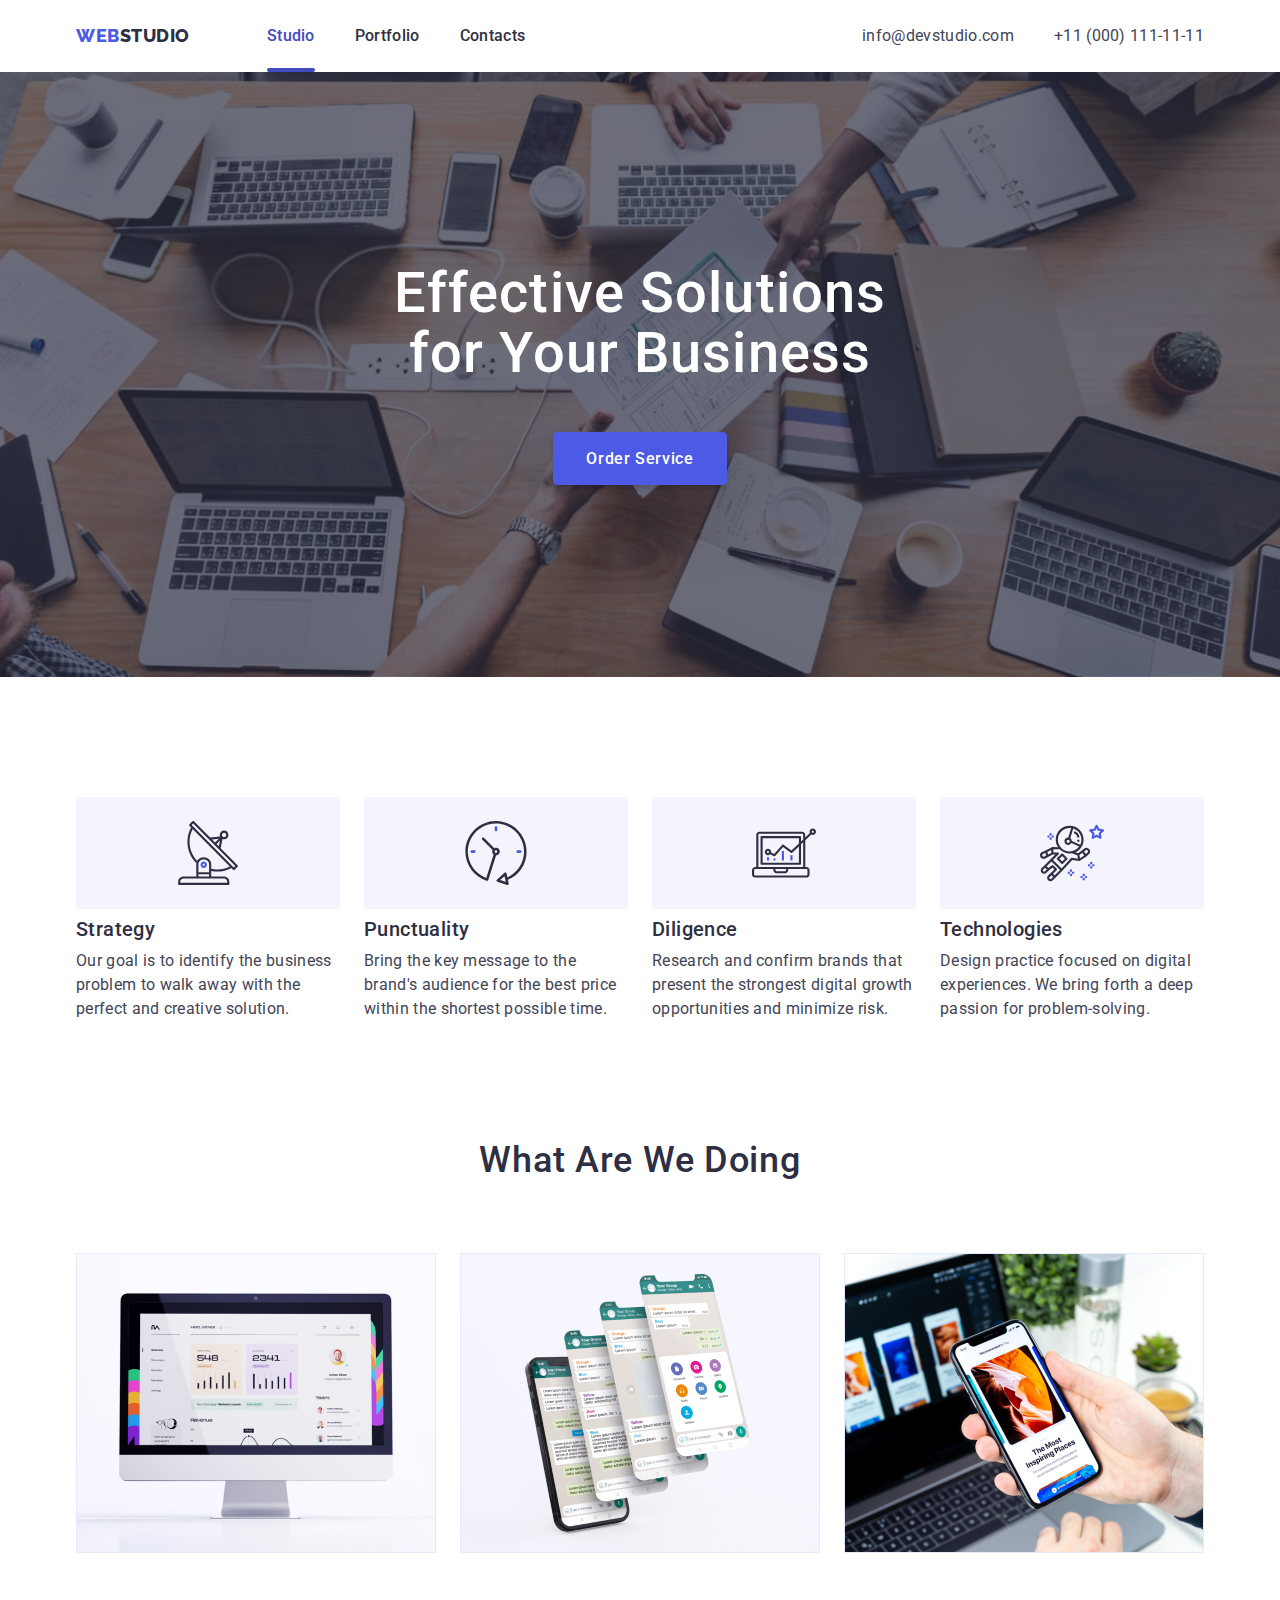
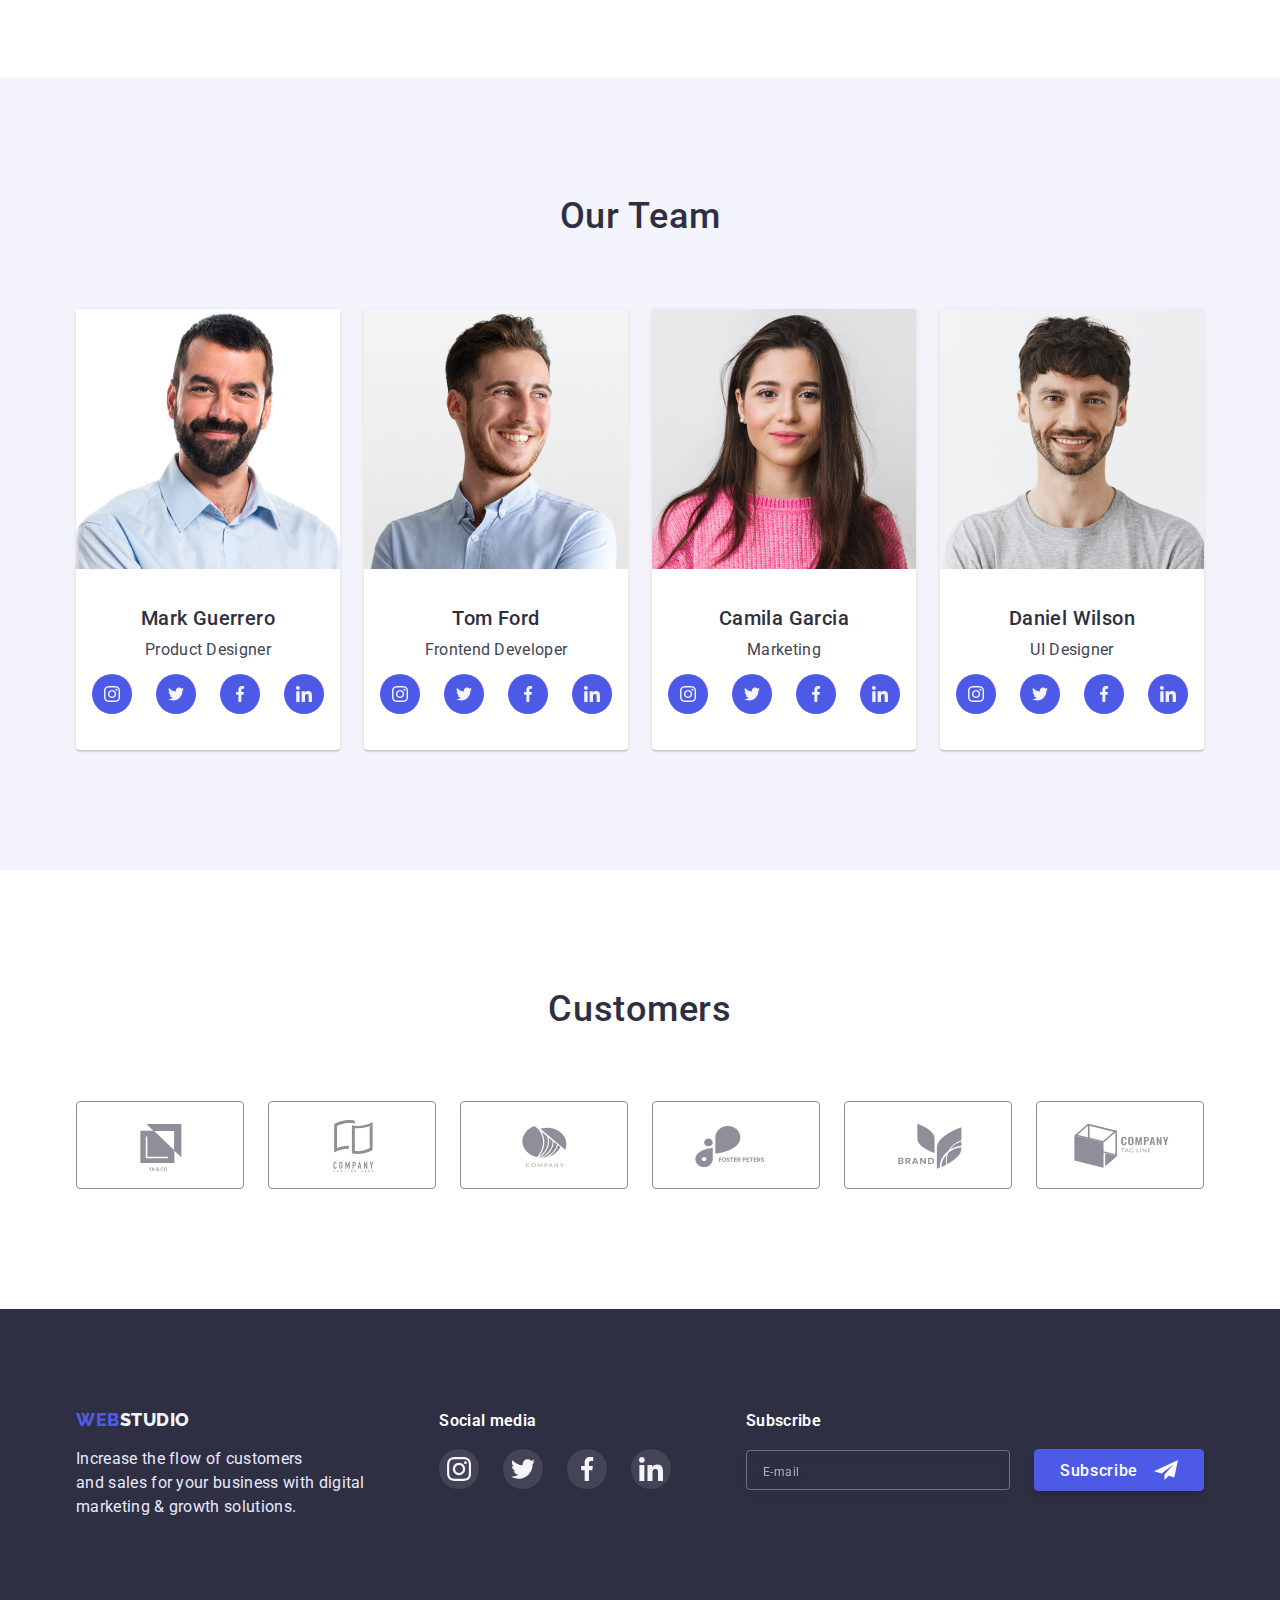
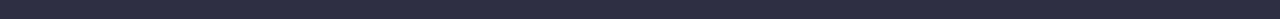
<file: index.html>
<!DOCTYPE html>
<html lang="en">
  <head>
    <meta charset="UTF-8" />
    <meta http-equiv="X-UA-Compatible" content="IE=edge" />
    <meta name="viewport" content="width=device-width, initial-scale=1.0" />
    <title>Document</title>
    <link rel="preconnect" href="https://fonts.googleapis.com" />
    <link rel="preconnect" href="https://fonts.gstatic.com" crossorigin />
    <link
      href="https://fonts.googleapis.com/css2?family=Raleway:wght@800&family=Roboto:wght@400;500&display=swap"
      rel="stylesheet"
    />
    <link
      rel="stylesheet"
      href="https://cdnjs.cloudflare.com/ajax/libs/modern-normalize/1.1.0/modern-normalize.min.css"
    />
    <link rel="stylesheet" href="./css/style.css" />
  </head>
  <body>
    <header>
      <div class="container main-nav">
        <a class="logo" href="/"><span>WEB</span>STUDIO</a>
        <nav>
          <ul class="site-nav list">
            <li class="item"><a href="" class="active link">Studio</a></li>
            <li class="item">
              <a href="./portfolio.html" class="link">Portfolio</a>
            </li>
            <li class="item"><a href="" class="link">Contacts</a></li>
          </ul>
        </nav>
        <ul class="contacts-list list">
          <li class="contacts-item">
            <a class="contacts-link" href="mailto:info@devstudio.com"
              >info@devstudio.com</a
            >
          </li>
          <li class="contacts-item">
            <a class="contacts-link" href="tel:+110001111111"
              >+11 (000) 111-11-11</a
            >
          </li>
        </ul>
      </div>
    </header>
    <main>
      <section class="hero">
        <div class="container">
          <h1 class="hero-title">
            Effective Solutions <br />
            for Your Business
          </h1>
          <button class="button" type="button" data-modal-open>
            Order Service
          </button>
        </div>
      </section>
      <section class="section no-padding">
        <div class="container">
          <h2 class="section-title visually-hidden">Features</h2>
          <ul class="feature-list list">
            <li class="item">
              <div class="icon-container">
                <svg class="feature-list-icon">
                  <use href="./img/sprite.svg#icon-antenna"></use>
                </svg>
              </div>
              <h3 class="title">Strategy</h3>
              <p class="text">
                Our goal is to identify the business problem to walk away with
                the perfect and creative solution.
              </p>
            </li>
            <li class="item">
              <div class="icon-container">
                <svg class="feature-list-icon">
                  <use href="./img/sprite.svg#icon-clock"></use>
                </svg>
              </div>
              <h3 class="title">Punctuality</h3>
              <p class="text">
                Bring the key message to the brand's audience for the best price
                within the shortest possible time.
              </p>
            </li>
            <li class="item">
              <div class="icon-container">
                <svg class="feature-list-icon">
                  <use href="./img/sprite.svg#icon-diagram"></use>
                </svg>
              </div>
              <h3 class="title">Diligence</h3>
              <p class="text">
                Research and confirm brands that present the strongest digital
                growth opportunities and minimize risk.
              </p>
            </li>
            <li class="item">
              <div class="icon-container">
                <svg class="feature-list-icon">
                  <use href="./img/sprite.svg#icon-astronaut"></use>
                </svg>
              </div>
              <h3 class="title">Technologies</h3>
              <p class="text">
                Design practice focused on digital experiences. We bring forth a
                deep passion for problem-solving.
              </p>
            </li>
          </ul>
        </div>
      </section>
      <section class="section">
        <div class="container">
          <h2 class="section-title">What are we doing</h2>
          <ul class="examples-list list">
            <li class="item">
              <a href="">
                <img
                  src="./img/computer.jpg"
                  alt="computer"
                  width="360"
                  height="300"
                />
              </a>
            </li>
            <li class="item">
              <a href="">
                <img
                  src="./img/screenshot.jpg"
                  alt="screenshot"
                  width="360"
                  height="300"
                />
              </a>
            </li>
            <li class="item">
              <a href="">
                <img
                  src="./img/phone.jpg"
                  alt="phone"
                  width="360"
                  height="300"
                />
              </a>
            </li>
          </ul>
        </div>
      </section>
      <section class="section team">
        <div class="container">
          <h2 class="section-title">Our Team</h2>
          <ul class="team-list list">
            <li class="item">
              <a href="">
                <img
                  src="./img/mark_guerrero.jpg"
                  alt="fotomark"
                  width="264"
                  height="260"
                />
              </a>
              <div class="team-card-container">
                <h3 class="title">Mark Guerrero</h3>
                <p class="employees-position text">Product Designer</p>
                <ul class="social-list list">
                  <li class="social-list-item">
                    <a href="" class="social-list-link">
                      <svg class="social-list-icon" width="16" height="16">
                        <use href="./img/sprite.svg#icon-instagram"></use>
                      </svg>
                    </a>
                  </li>
                  <li class="social-list-item">
                    <a href="" class="social-list-link">
                      <svg class="social-list-icon" width="16" height="16">
                        <use href="./img/sprite.svg#icon-twitter"></use>
                      </svg>
                    </a>
                  </li>
                  <li class="social-list-item">
                    <a href="" class="social-list-link">
                      <svg class="social-list-icon" width="16" height="16">
                        <use href="./img/sprite.svg#icon-facebook"></use>
                      </svg>
                    </a>
                  </li>
                  <li class="social-list-item">
                    <a href="" class="social-list-link">
                      <svg class="social-list-icon" width="16" height="16">
                        <use href="./img/sprite.svg#icon-linkedin"></use>
                      </svg>
                    </a>
                  </li>
                </ul>
              </div>
            </li>
            <li class="item">
              <a href="">
                <img
                  src="./img/tom_ford.jpg"
                  alt="fototom"
                  width="264"
                  height="260"
                />
              </a>
              <div class="team-card-container">
                <h3 class="title">Tom Ford</h3>
                <p class="employees-position text">Frontend Developer</p>
                <ul class="social-list list">
                  <li class="social-list-item">
                    <a href="" class="social-list-link">
                      <svg class="social-list-icon" width="16" height="16">
                        <use href="./img/sprite.svg#icon-instagram"></use>
                      </svg>
                    </a>
                  </li>
                  <li class="social-list-item">
                    <a href="" class="social-list-link">
                      <svg class="social-list-icon" width="16" height="16">
                        <use href="./img/sprite.svg#icon-twitter"></use>
                      </svg>
                    </a>
                  </li>
                  <li class="social-list-item">
                    <a href="" class="social-list-link">
                      <svg class="social-list-icon" width="16" height="16">
                        <use href="./img/sprite.svg#icon-facebook"></use>
                      </svg>
                    </a>
                  </li>
                  <li class="social-list-item">
                    <a href="" class="social-list-link">
                      <svg class="social-list-icon" width="16" height="16">
                        <use href="./img/sprite.svg#icon-linkedin"></use>
                      </svg>
                    </a>
                  </li>
                </ul>
              </div>
            </li>
            <li class="item">
              <a href="">
                <img
                  src="./img/camila_garcia.jpg"
                  alt="fotocamila"
                  width="264"
                  height="260"
                />
              </a>
              <div class="team-card-container">
                <h3 class="title">Camila Garcia</h3>
                <p class="employees-position text">Marketing</p>
                <ul class="social-list list">
                  <li class="social-list-item">
                    <a href="" class="social-list-link">
                      <svg class="social-list-icon" width="16" height="16">
                        <use href="./img/sprite.svg#icon-instagram"></use>
                      </svg>
                    </a>
                  </li>
                  <li class="social-list-item">
                    <a href="" class="social-list-link">
                      <svg class="social-list-icon" width="16" height="16">
                        <use href="./img/sprite.svg#icon-twitter"></use>
                      </svg>
                    </a>
                  </li>
                  <li class="social-list-item">
                    <a href="" class="social-list-link">
                      <svg class="social-list-icon" width="16" height="16">
                        <use href="./img/sprite.svg#icon-facebook"></use>
                      </svg>
                    </a>
                  </li>
                  <li class="social-list-item">
                    <a href="" class="social-list-link">
                      <svg class="social-list-icon" width="16" height="16">
                        <use href="./img/sprite.svg#icon-linkedin"></use>
                      </svg>
                    </a>
                  </li>
                </ul>
              </div>
            </li>
            <li class="item">
              <a href="">
                <img
                  src="./img/daniel_wilson.jpg"
                  alt="fotodaniel"
                  width="264"
                  height="260"
                />
              </a>
              <div class="team-card-container">
                <h3 class="title">Daniel Wilson</h3>
                <p class="employees-position text">UI Designer</p>
                <ul class="social-list list">
                  <li class="social-list-item">
                    <a href="" class="social-list-link">
                      <svg class="social-list-icon" width="16" height="16">
                        <use href="./img/sprite.svg#icon-instagram"></use>
                      </svg>
                    </a>
                  </li>
                  <li class="social-list-item">
                    <a href="" class="social-list-link">
                      <svg class="social-list-icon" width="16" height="16">
                        <use href="./img/sprite.svg#icon-twitter"></use>
                      </svg>
                    </a>
                  </li>
                  <li class="social-list-item">
                    <a href="" class="social-list-link">
                      <svg class="social-list-icon" width="16" height="16">
                        <use href="./img/sprite.svg#icon-facebook"></use>
                      </svg>
                    </a>
                  </li>
                  <li class="social-list-item">
                    <a href="" class="social-list-link">
                      <svg class="social-list-icon" width="16" height="16">
                        <use href="./img/sprite.svg#icon-linkedin"></use>
                      </svg>
                    </a>
                  </li>
                </ul>
              </div>
            </li>
          </ul>
        </div>
      </section>
      <section class="section">
        <div class="container">
          <h2 class="section-title">Customers</h2>
          <ul class="customers-list list">
            <li class="customers-list-item">
              <a href="" class="customers-list-link">
                <svg class="customers-list-icon" width="104" height="56">
                  <use href="./img/sprite.svg#icon-customer1"></use>
                </svg>
              </a>
            </li>
            <li class="customers-list-item">
              <a href="" class="customers-list-link">
                <svg class="customers-list-icon" width="104" height="56">
                  <use href="./img/sprite.svg#icon-customer2"></use>
                </svg>
              </a>
            </li>
            <li class="customers-list-item">
              <a href="" class="customers-list-link">
                <svg class="customers-list-icon" width="104" height="56">
                  <use href="./img/sprite.svg#icon-customer3"></use>
                </svg>
              </a>
            </li>
            <li class="customers-list-item">
              <a href="" class="customers-list-link">
                <svg class="customers-list-icon" width="104" height="56">
                  <use href="./img/sprite.svg#icon-customer4"></use>
                </svg>
              </a>
            </li>
            <li class="customers-list-item">
              <a href="" class="customers-list-link">
                <svg class="customers-list-icon" width="104" height="56">
                  <use href="./img/sprite.svg#icon-customer5"></use>
                </svg>
              </a>
            </li>
            <li class="customers-list-item">
              <a href="" class="customers-list-link">
                <svg class="customers-list-icon" width="104" height="56">
                  <use href="./img/sprite.svg#icon-customer6"></use>
                </svg>
              </a>
            </li>
          </ul>
        </div>
      </section>
    </main>
    <footer class="footer">
      <div class="container">
        <div class="main-footer-info">
          <a class="logo" href="/"><span>WEB</span>STUDIO</a>
          <p class="text">
            Increase the flow of customers <br />
            and sales for your business with digital <br />
            marketing & growth solutions.
          </p>
        </div>
        <div class="social-media">
          <p class="text">Social media</p>
          <ul class="social-list list">
            <li class="social-list-item">
              <a href="" class="social-list-link">
                <svg class="social-list-icon" width="24" height="24">
                  <use href="./img/sprite.svg#icon-instagram"></use>
                </svg>
              </a>
            </li>
            <li class="social-list-item">
              <a href="" class="social-list-link">
                <svg class="social-list-icon" width="24" height="24">
                  <use href="./img/sprite.svg#icon-twitter"></use>
                </svg>
              </a>
            </li>
            <li class="social-list-item">
              <a href="" class="social-list-link">
                <svg class="social-list-icon" width="24" height="24">
                  <use href="./img/sprite.svg#icon-facebook"></use>
                </svg>
              </a>
            </li>
            <li class="social-list-item">
              <a href="" class="social-list-link">
                <svg class="social-list-icon" width="24" height="24">
                  <use href="./img/sprite.svg#icon-linkedin"></use>
                </svg>
              </a>
            </li>
          </ul>
        </div>
        <div class="subscribe-form">
          <p class="text">Subscribe</p>
          <form class="subscription-form">
            <label class="subscription-form-label">
              <input
                class="subscription-form-input"
                type="email"
                name="email"
                placeholder="E-mail"
              />
            </label>
            <button class="button" type="submit">
              Subscribe
              <svg class="send-icon" width="24" height="24">
                <use href="./img/sprite.svg#icon-send"></use>
              </svg>
            </button>
          </form>
        </div>
      </div>
    </footer>

    <!-- Modal -->
    <div class="backdrop is-hidden" data-modal>
      <div class="modal">
        <button class="modal-btn" data-modal-close>
          <svg class="modal-icon" width="8" height="8">
            <use href="./img/sprite.svg#icon-close"></use>
          </svg>
        </button>
        <form class="registration-form" name="registration_form">
          <p class="modal-text text">
            Leave your contacts and we will call you back
          </p>
          <div class="registration-form-field">
            <label class="registration-form-label" for="name">Name</label>
            <input
              class="registration-form-input"
              type="text"
              name="name"
              id="name"
            />
            <svg class="registration-form-icon name" width="18" height="18">
              <use href="./img/sprite.svg#icon-name"></use>
            </svg>
          </div>
          <div class="registration-form-field">
            <label class="registration-form-label" for="tel">Phone</label>
            <input
              class="registration-form-input"
              type="tel"
              name="tel"
              id="tel"
            />
            <svg class="registration-form-icon" width="18" height="24">
              <use href="./img/sprite.svg#icon-phone"></use>
            </svg>
          </div>
          <div class="registration-form-field">
            <label class="registration-form-label" for="mail">Email</label>
            <input
              class="registration-form-input"
              type="email"
              name="mail"
              id="mail"
            />
            <svg class="registration-form-icon" width="18" height="24">
              <use href="./img/sprite.svg#icon-email"></use>
            </svg>
          </div>
          <div class="registration-form-field">
            <label class="registration-form-label" for="comment">Comment</label>
            <textarea
              class="comment"
              name="comment"
              id="comment"
              placeholder="Text input"
            ></textarea>
          </div>
          <div class="registration-form-checkbox">
            <input class="checkbox" type="checkbox" name="policy" id="policy" />
            <label class="registration-form-policy" for="policy"
              >I accept the terms and conditions of the
              <a class="policy-link" href="">Privacy Policy</a></label
            >
          </div>
          <button class="registration-form button" type="submit">Send</button>
        </form>
      </div>
    </div>

    <script src="./js/modal.js"></script>
  </body>
</html>
</file>
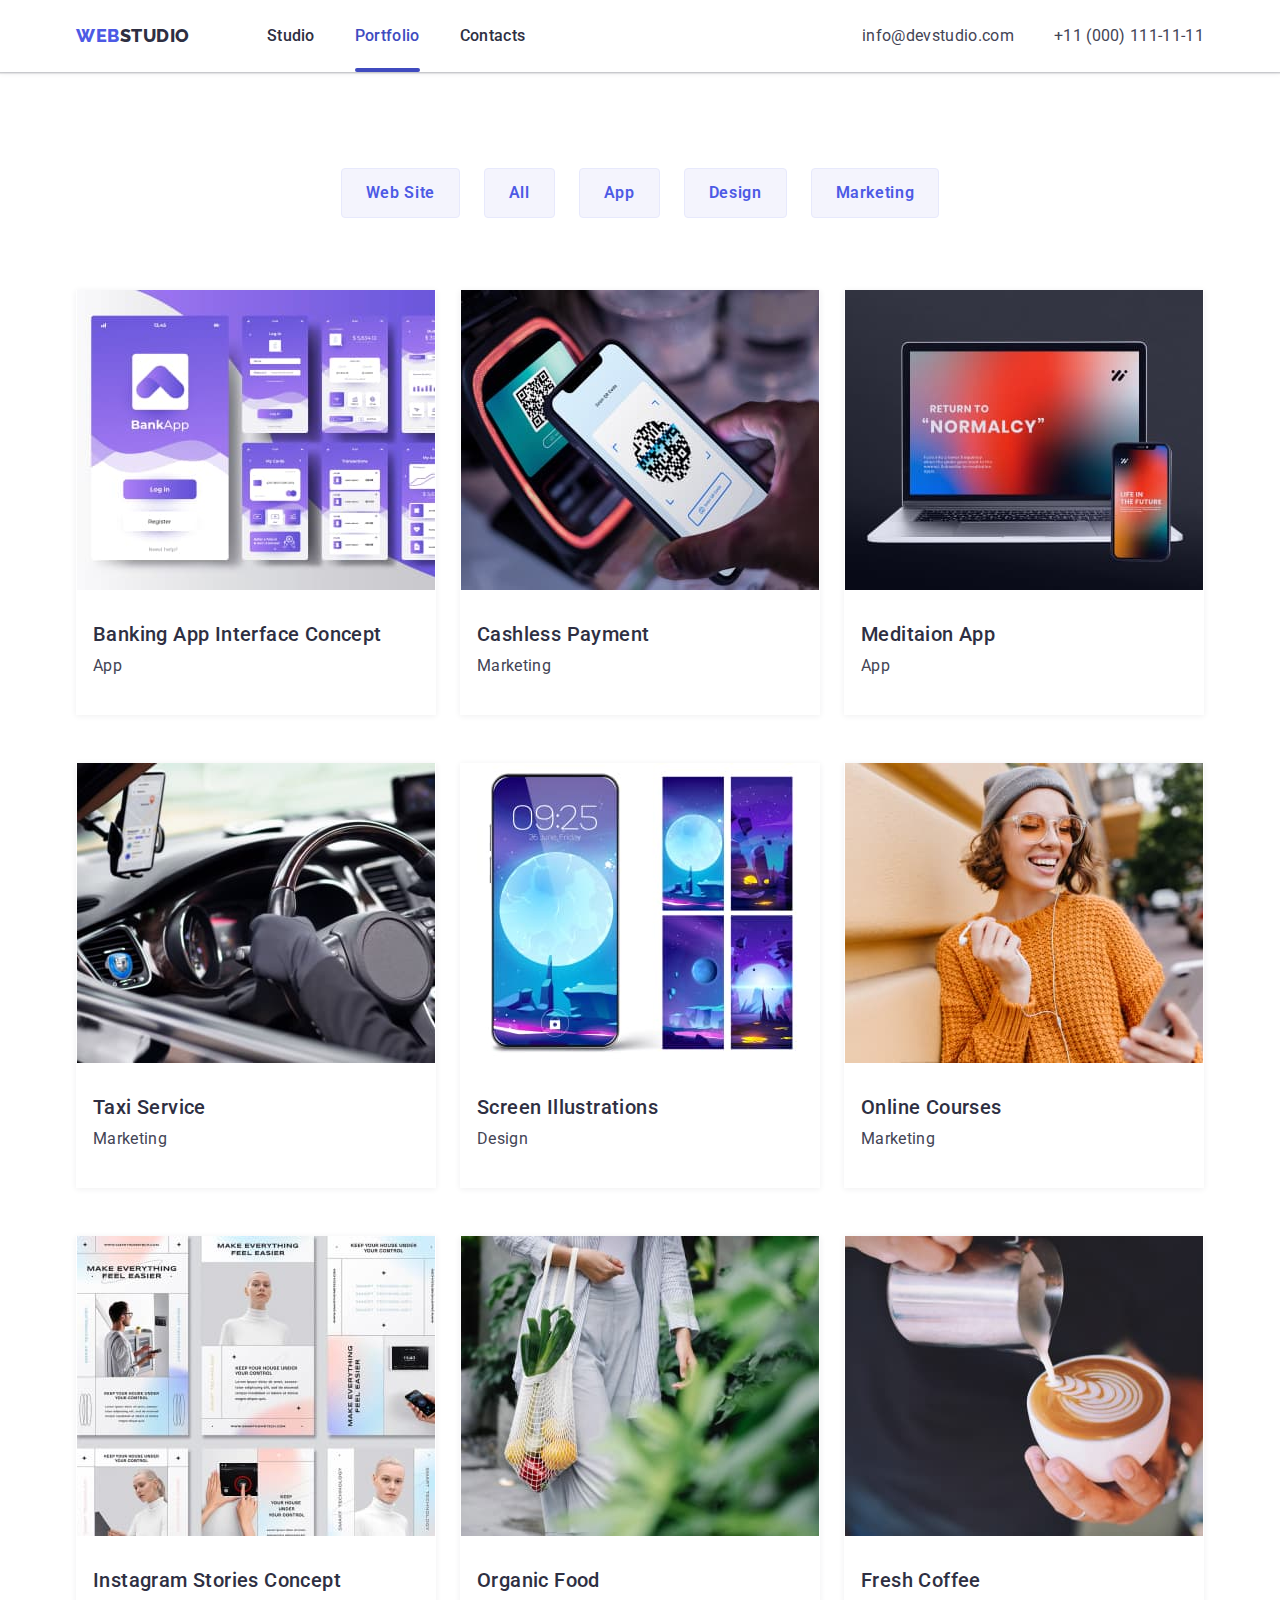
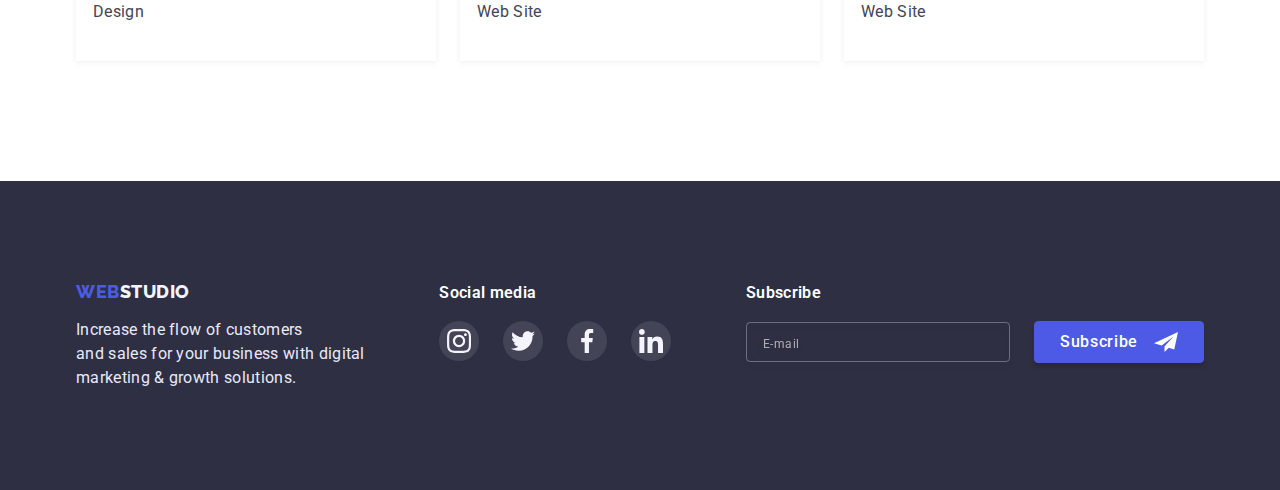
<file: portfolio.html>
<!DOCTYPE html>
<html lang="en">
  <head>
    <meta charset="UTF-8" />
    <meta http-equiv="X-UA-Compatible" content="IE=edge" />
    <meta name="viewport" content="width=device-width, initial-scale=1.0" />
    <title>Document</title>
    <link rel="preconnect" href="https://fonts.googleapis.com" />
    <link rel="preconnect" href="https://fonts.gstatic.com" crossorigin />
    <link
      href="https://fonts.googleapis.com/css2?family=Raleway:wght@800&family=Roboto:wght@400;500&display=swap"
      rel="stylesheet"
    />
    <link
      rel="stylesheet"
      href="https://cdnjs.cloudflare.com/ajax/libs/modern-normalize/1.1.0/modern-normalize.min.css"
    />
    <link rel="stylesheet" href="./css/style.css" />
  </head>
  <body>
    <header>
      <div class="container main-nav">
        <a class="logo" href="/"><span>WEB</span>STUDIO</a>
        <nav>
          <ul class="site-nav list">
            <li class="item"><a href="" class="link">Studio</a></li>
            <li class="item">
              <a href="./portfolio.html" class="active link">Portfolio</a>
            </li>
            <li class="item"><a href="" class="link">Contacts</a></li>
          </ul>
        </nav>
        <ul class="contacts-list list">
          <li class="contacts-item">
            <a class="contacts-link" href="mailto:info@devstudio.com"
              >info@devstudio.com</a
            >
          </li>
          <li class="contacts-item">
            <a class="contacts-link" href="tel:+110001111111"
              >+11 (000) 111-11-11</a
            >
          </li>
        </ul>
      </div>
    </header>
    <main>
      <section class="works">
        <div class="container">
          <ul class="button-list list">
            <li class="item">
              <button class="button-portfolio" type="button">Web Site</button>
            </li>
            <li class="item">
              <button class="button-portfolio" type="button">All</button>
            </li>
            <li class="item">
              <button class="button-portfolio" type="button">App</button>
            </li>
            <li class="item">
              <button class="button-portfolio" type="button">Design</button>
            </li>
            <li class="item">
              <button class="button-portfolio" type="button">Marketing</button>
            </li>
          </ul>
          <h2 class="section-title visually-hidden">Our Works</h2>
          <ul class="work-list list">
            <li class="work-item">
              <a class="work-link" href="">
                <div class="work-card-thumb">
                  <img
                    src="./img/banking_app.jpg"
                    alt="bankingapp"
                    width="360"
                    height="300"
                  />
                  <div class="work-card-actions">
                    <p class="extratext">
                      14 Stylish and User-Friendly App Design Concepts · Task
                      Manager App · Calorie Tracker App · Exotic Fruit Ecommerce
                      App · Cloud Storage App
                    </p>
                  </div>
                </div>
                <div class="work-card-container">
                  <h3 class="title">Banking App Interface Concept</h3>
                  <p class="text">App</p>
                </div>
              </a>
            </li>
            <li class="work-item">
              <a class="work-link" href="">
                <div class="work-card-thumb">
                  <img
                    src="./img/payment.jpg"
                    alt="payment"
                    width="360"
                    height="300"
                  />
                  <div class="work-card-actions">
                    <p class="extratext">
                      14 Stylish and User-Friendly App Design Concepts · Task
                      Manager App · Calorie Tracker App · Exotic Fruit Ecommerce
                      App · Cloud Storage App
                    </p>
                  </div>
                </div>
                <div class="work-card-container">
                  <h3 class="title">Cashless Payment</h3>
                  <p class="text">Marketing</p>
                </div>
              </a>
            </li>
            <li class="work-item">
              <a class="work-link" href="">
                <div class="work-card-thumb">
                  <img
                    src="./img/meditaion.jpg"
                    alt="computerscreen"
                    width="360"
                    height="300"
                  />
                  <div class="work-card-actions">
                    <p class="extratext">
                      14 Stylish and User-Friendly App Design Concepts · Task
                      Manager App · Calorie Tracker App · Exotic Fruit Ecommerce
                      App · Cloud Storage App
                    </p>
                  </div>
                </div>
                <div class="work-card-container">
                  <h3 class="title">Meditaion App</h3>
                  <p class="text">App</p>
                </div>
              </a>
            </li>
            <li class="work-item">
              <a class="work-link" href="">
                <div class="work-card-thumb">
                  <img
                    src="./img/taxi.jpg"
                    alt="taxi"
                    width="360"
                    height="300"
                  />
                  <div class="work-card-actions">
                    <p class="extratext">
                      14 Stylish and User-Friendly App Design Concepts · Task
                      Manager App · Calorie Tracker App · Exotic Fruit Ecommerce
                      App · Cloud Storage App
                    </p>
                  </div>
                </div>
                <div class="work-card-container">
                  <h3 class="title">Taxi Service</h3>
                  <p class="text">Marketing</p>
                </div>
              </a>
            </li>
            <li class="work-item">
              <a class="work-link" href="">
                <div class="work-card-thumb">
                  <img
                    src="./img/screen.jpg"
                    alt="screen"
                    width="360"
                    height="300"
                  />
                  <div class="work-card-actions">
                    <p class="extratext">
                      14 Stylish and User-Friendly App Design Concepts · Task
                      Manager App · Calorie Tracker App · Exotic Fruit Ecommerce
                      App · Cloud Storage App
                    </p>
                  </div>
                </div>
                <div class="work-card-container">
                  <h3 class="title">Screen Illustrations</h3>
                  <p class="text">Design</p>
                </div>
              </a>
            </li>
            <li class="work-item">
              <a class="work-link" href="">
                <div class="work-card-thumb">
                  <img
                    src="./img/online_courses.jpg"
                    alt="girl"
                    width="360"
                    height="300"
                  />
                  <div class="work-card-actions">
                    <p class="extratext">
                      14 Stylish and User-Friendly App Design Concepts · Task
                      Manager App · Calorie Tracker App · Exotic Fruit Ecommerce
                      App · Cloud Storage App
                    </p>
                  </div>
                </div>
                <div class="work-card-container">
                  <h3 class="title">Online Courses</h3>
                  <p class="text">Marketing</p>
                </div>
              </a>
            </li>
            <li class="work-item">
              <a class="work-link" href="">
                <div class="work-card-thumb">
                  <img
                    src="./img/instagram.jpg"
                    alt="instagram"
                    width="360"
                    height="300"
                  />
                  <div class="work-card-actions">
                    <p class="extratext">
                      14 Stylish and User-Friendly App Design Concepts · Task
                      Manager App · Calorie Tracker App · Exotic Fruit Ecommerce
                      App · Cloud Storage App
                    </p>
                  </div>
                </div>
                <div class="work-card-container">
                  <h3 class="title">Instagram Stories Concept</h3>
                  <p class="text">Design</p>
                </div>
              </a>
            </li>
            <li class="work-item">
              <a class="work-link" href="">
                <div class="work-card-thumb">
                  <img
                    src="./img/organic_food.jpg"
                    alt="food"
                    width="360"
                    height="300"
                  />
                  <div class="work-card-actions">
                    <p class="extratext">
                      14 Stylish and User-Friendly App Design Concepts · Task
                      Manager App · Calorie Tracker App · Exotic Fruit Ecommerce
                      App · Cloud Storage App
                    </p>
                  </div>
                </div>
                <div class="work-card-container">
                  <h3 class="title">Organic Food</h3>
                  <p class="text">Web Site</p>
                </div>
              </a>
            </li>
            <li class="work-item">
              <a class="work-link" href="">
                <div class="work-card-thumb">
                  <img
                    src="./img/coffee.jpg"
                    alt="coffe"
                    width="360"
                    height="300"
                  />
                  <div class="work-card-actions">
                    <p class="extratext">
                      14 Stylish and User-Friendly App Design Concepts · Task
                      Manager App · Calorie Tracker App · Exotic Fruit Ecommerce
                      App · Cloud Storage App
                    </p>
                  </div>
                </div>
                <div class="work-card-container">
                  <h3 class="title">Fresh Coffee</h3>
                  <p class="text">Web Site</p>
                </div>
              </a>
            </li>
          </ul>
        </div>
      </section>
    </main>
    <footer class="footer">
      <div class="container">
        <div class="main-footer-info">
          <a class="logo" href="/"><span>WEB</span>STUDIO</a>
          <p class="text">
            Increase the flow of customers <br />
            and sales for your business with digital <br />
            marketing & growth solutions.
          </p>
        </div>
        <div class="social-media">
          <p class="text">Social media</p>
          <ul class="social-list list">
            <li class="social-list-item">
              <a href="" class="social-list-link">
                <svg class="social-list-icon" width="24" height="24">
                  <use href="./img/sprite.svg#icon-instagram"></use>
                </svg>
              </a>
            </li>
            <li class="social-list-item">
              <a href="" class="social-list-link">
                <svg class="social-list-icon" width="24" height="24">
                  <use href="./img/sprite.svg#icon-twitter"></use>
                </svg>
              </a>
            </li>
            <li class="social-list-item">
              <a href="" class="social-list-link">
                <svg class="social-list-icon" width="24" height="24">
                  <use href="./img/sprite.svg#icon-facebook"></use>
                </svg>
              </a>
            </li>
            <li class="social-list-item">
              <a href="" class="social-list-link">
                <svg class="social-list-icon" width="24" height="24">
                  <use href="./img/sprite.svg#icon-linkedin"></use>
                </svg>
              </a>
            </li>
          </ul>
        </div>
        <div class="subscribe-form">
          <p class="text">Subscribe</p>
          <form class="subscription-form">
            <label class="subscription-form-label">
              <input
                class="subscription-form-input"
                type="email"
                name="email"
                placeholder="E-mail"
              />
            </label>
            <button class="button" type="submit">
              Subscribe
              <svg class="send-icon" width="24" height="24">
                <use href="./img/sprite.svg#icon-send"></use>
              </svg>
            </button>
          </form>
        </div>
      </div>
    </footer>
  </body>
</html>
</file>
<file: css/style.css>
:root {
  --text-color: #434455;
  --active-color: #4d5ae5;
  --title-bcg-color: #2e2f42;
  --light-color: #f4f4fd;
  --main-color: #ffffff;
  --pressed-color: #404bbf;
}

body {
  color: var(--text-color);
  background: var(--main-color);
  font-family: "Roboto", sans-serif;
  font-weight: 400;
  font-size: 16px;
}
.text,
.extratext {
  margin-top: 0;
  margin-bottom: 0;
  letter-spacing: 0.02em;
  line-height: 1.5;
}
.list {
  padding: 0;
  margin: 0;
  list-style: none;
}

/*Header*/

header {
  box-shadow: 0px 2px 1px rgba(46, 47, 66, 0.08),
    0px 1px 1px rgba(46, 47, 66, 0.16), 0px 1px 6px rgba(46, 47, 66, 0.08);
}

/* Logo */

.logo {
  font-family: "Raleway", sans-serif;
  font-weight: 800;
  font-size: 18px;
  line-height: 1.33;
  letter-spacing: 0.03em;
  text-transform: uppercase;
  color: var(--title-bcg-color);
  text-decoration: none;
}
.logo span {
  color: var(--active-color);
}

/* Site nav */

.site-nav {
  display: flex;
  margin-left: 77px;
}
.site-nav .item:not(:last-child) {
  margin-right: 40px;
}
.site-nav .link {
  display: block;
  padding-top: 24px;
  padding-bottom: 24px;
  color: var(--title-bcg-color);
  font-weight: 500;
  font-size: 16px;
  line-height: 1.5;
  text-decoration: none;
  letter-spacing: 0.02em;
  transition: color 250ms cubic-bezier(0.4, 0, 0.2, 1);
}
.site-nav .link:hover,
.site-nav .link:focus {
  color: var(--pressed-color);
}

.active.link {
  position: relative;
  color: var(--pressed-color);
}

.active.link::after {
  content: "";
  position: absolute;
  bottom: 0;
  left: 0;
  display: block;
  width: 100%;
  height: 4px;
  border-radius: 2px;
  background-color: var(--pressed-color);
}

/* Contacts */

.contacts-list {
  display: flex;
  margin-left: auto;
}

.contacts-list .contacts-item:not(:last-child) {
  margin-right: 40px;
}
.contacts-link,
.work-link {
  font-size: 16px;
  line-height: 1.5;
  color: var(--text-color);
  text-decoration: none;
  letter-spacing: 0.02em;
  transition: color 250ms cubic-bezier(0.4, 0, 0.2, 1);
}
.contacts-link:hover,
.contacts-link:hover {
  color: var(--pressed-color);
}

.container {
  padding-left: 12px;
  padding-right: 12px;
  width: 1152px;
  margin: 0 auto;
}

.main-nav {
  display: flex;
  align-items: center;
  box-sizing: border-box;
}

/* Hero */

.hero .container {
  padding-top: 192px;
  padding-bottom: 192px;
}
.hero {
  background: var(--title-bcg-color);
  text-align: center;
  background-image: linear-gradient(
      to right,
      rgba(46, 47, 66, 0.7),
      rgba(46, 47, 66, 0.7)
    ),
    url(../img/people_office.jpg);
  background-repeat: no-repeat;
  background-size: cover;
  background-position: center;
}
.hero-title {
  margin-top: 0;
  margin-bottom: 48px;
  color: var(--main-color);
  font-weight: 500;
  font-size: 56px;
  line-height: 1.07;
  letter-spacing: 0.02em;
}

/* Button */

.button {
  display: inline-block;
  border-radius: 4px;
  padding: 16px 32px;
  min-width: 170px;
  text-align: center;
  color: var(--main-color);
  background-color: var(--active-color);
  font-family: "Roboto", sans-serif;
  font-weight: 500;
  font-size: 16px;
  line-height: 1.19;
  letter-spacing: 0.04em;
  border: 1px solid var(--active-color);
  box-shadow: 0px 4px 4px rgba(0, 0, 0, 0.15);
  cursor: pointer;
  transition: background-color 250ms cubic-bezier(0.4, 0, 0.2, 1),
    border 250ms cubic-bezier(0.4, 0, 0.2, 1);
}

.button:hover,
.button:focus {
  background-color: var(--pressed-color);
  border: 1px solid var(--pressed-color);
}

/* Sections */

.section {
  padding-top: 120px;
  padding-bottom: 120px;
}
.section.no-padding {
  padding-bottom: 0;
}
.section-title {
  margin-top: 0;
  margin-bottom: 72px;
  color: var(--title-bcg-color);
  font-weight: 500;
  font-size: 36px;
  line-height: 1.11;
  text-align: center;
  text-transform: capitalize;
  letter-spacing: 0.02em;
}
.visually-hidden {
  position: absolute;
  width: 1px;
  height: 1px;
  margin: -1px;
  border: 0;
  padding: 0;
  white-space: nowrap;
  clip-path: inset(100%);
  clip: rect(0 0 0 0);
  overflow: hidden;
}
.feature-list .title,
.team-list .title,
.work-link .title {
  margin-top: 0;
  margin-bottom: 8px;
  color: var(--title-bcg-color);
  font-weight: 500;
  font-size: 20px;
  line-height: 1.2;
  letter-spacing: 0.02em;
}

.team-list .title {
  text-align: center;
}
.team-list .text {
  text-align: center;
}
.feature-list .icon-container {
  display: flex;
  justify-content: center;
  padding-top: 24px;
  padding-bottom: 24px;
  background-color: var(--light-color);
}

.feature-list-icon {
  width: 64px;
  height: 64px;
}
.feature-list {
  display: flex;
}
.feature-list .item {
  width: 264px;
  margin-right: 24px;
}

.feature-list .item:last-child {
  margin-right: 0;
}

.feature-list .title {
  margin-top: 8px;
}
.examples-list {
  display: flex;
  flex-wrap: wrap;
  gap: 24px;
}

.team-list {
  display: flex;
  flex-wrap: wrap;
  gap: 24px;
}

.team-list .item {
  flex-basis: calc((100% - 72px) / 4);
  background: var(--main-color);
  box-shadow: 0px 1px 6px rgba(46, 47, 66, 0.08),
    0px 1px 1px rgba(46, 47, 66, 0.16), 0px 2px 1px rgba(46, 47, 66, 0.08);
  border-radius: 0px 0px 4px 4px;
  border-top: none;
}

.employees-position {
  margin-bottom: 12px;
}
.social-list {
  display: flex;
  justify-content: center;
  gap: 24px;
}
.social-list-link {
  display: flex;
  justify-content: center;
  align-items: center;
  width: 40px;
  height: 40px;
  border-radius: 50%;
  fill: var(--light-color);
  background-color: var(--active-color);
  transition: background-color 250ms cubic-bezier(0.4, 0, 0.2, 1);
}

.social-list-link:hover,
.social-list-link:focus {
  background-color: var(--pressed-color);
}

.team-card-container,
.work-card-container {
  padding-top: 32px;
  padding-bottom: 36px;
}

.team {
  background: var(--light-color);
}

/* Section Customers */

.customers-list {
  display: flex;
  justify-content: center;
  gap: 24px;
}
.customers-list-link {
  display: flex;
  justify-content: center;
  align-items: center;
  width: 168px;
  height: 88px;
  fill: #8e8f99;
  background-color: transparent;
  box-sizing: border-box;
  border: 1px solid #8e8f99;
  border-radius: 4px;
  transition: fill 250ms cubic-bezier(0.4, 0, 0.2, 1),
    border 250ms cubic-bezier(0.4, 0, 0.2, 1);
}

.customers-list-link:hover,
.customers-list-link:focus {
  fill: var(--pressed-color);
  border: 1px solid var(--pressed-color);
}

/* Footer */

.footer {
  padding-top: 100px;
  padding-bottom: 100px;
  background: var(--title-bcg-color);
}
.footer .container {
  display: flex;
  justify-content: space-between;
}
.footer .logo {
  display: block;
  margin-bottom: 16px;
  color: var(--light-color);
  line-height: 1.17;
}
.footer p {
  color: #e7e9fc;
}
.social-media .text,
.subscribe-form .text {
  margin-bottom: 16px;
  font-weight: 600;
  color: var(--main-color);
}

.footer .social-list-link {
  fill: var(--light-color);
  background-color: rgba(255, 255, 255, 0.1);
  transition: background-color 250ms cubic-bezier(0.4, 0, 0.2, 1);
}

.footer .social-list-link:hover,
.footer .social-list-link:focus {
  background-color: #31d0aa;
}

.footer .social-list-icon {
  width: 24px;
  height: 24px;
}

/* Modal */

.backdrop {
  position: fixed;
  top: 0;
  left: 0;
  width: 100%;
  height: 100%;
  background-color: rgba(46, 47, 66, 0.4);
  transition: visibility 250ms cubic-bezier(0.4, 0, 0.2, 1),
    opacity 250ms cubic-bezier(0.4, 0, 0.2, 1);
}
.backdrop.is-hidden {
  visibility: hidden;
  opacity: 0;
  pointer-events: none;
}
.modal {
  position: absolute;
  top: 50%;
  left: 50%;
  padding: 72px 24px 24px;
  transform: translate(-50%, -50%);
  width: 408px;
  height: 576px;
  background-color: #fcfcfc;
  box-shadow: 0px 1px 1px rgba(0, 0, 0, 0.14), 0px 1px 3px rgba(0, 0, 0, 0.12),
    0px 2px 1px rgba(0, 0, 0, 0.2);
  border-radius: 4px;
}
.modal-btn {
  position: absolute;
  top: 24px;
  right: 24px;
  width: 24px;
  height: 24px;
  display: flex;
  align-items: center;
  justify-content: center;
  fill: #000000;
  background-color: #e7e9fc;
  border: 1px solid rgba(0, 0, 0, 0.1);
  border-radius: 50%;
  cursor: pointer;
  transition: fill 250ms cubic-bezier(0.4, 0, 0.2, 1),
    background-color 250ms cubic-bezier(0.4, 0, 0.2, 1),
    border 250ms cubic-bezier(0.4, 0, 0.2, 1);
}

.modal-btn:hover,
.modal-btn:focus {
  fill: var(--main-color);
  background-color: var(--pressed-color);
  border: 1px solid var(--pressed-color);
}

.modal-text.text {
  display: block;
  font-weight: 500;
  text-align: center;
  margin-bottom: 14px;
  color: var(--title-bcg-color);
}

.registration-form-field {
  position: relative;
  display: flex;
  flex-direction: column;
  margin-bottom: 8px;
}

textarea {
  resize: none;
}

.registration-form-label {
  margin-bottom: 4px;
  font-family: "Roboto";
  font-weight: 400;
  font-size: 12px;
  line-height: 1.33;
  letter-spacing: 0.04em;
  color: #8e8f99;
}

.registration-form-input {
  width: 100%;
  height: 40px;
  padding-left: 38px;
  background-color: transparent;
  outline: transparent;
  border: 1px solid rgba(33, 33, 33, 0.2);
  border-radius: 4px;
  transition: border 250ms cubic-bezier(0.4, 0, 0.2, 1);
}

.registration-form-icon {
  fill: var(--title-bcg-color);
  position: absolute;
  bottom: 8px;
  left: 16px;
  transition: fill 250ms cubic-bezier(0.4, 0, 0.2, 1);
}

.registration-form-icon.name {
  bottom: 11px;
}

.registration-form-input:focus,
.comment:focus {
  border: 1px solid var(--active-color);
}

.registration-form-input:focus + .registration-form-icon {
  fill: var(--active-color);
}

.comment {
  padding: 8px 16px;
  height: 120px;
  outline: transparent;
  border: 1px solid rgba(33, 33, 33, 0.2);
  border-radius: 4px;
}

.comment::placeholder {
  font-family: "Roboto";
  font-weight: 400;
  font-size: 12px;
  line-height: 1.33;
  letter-spacing: 0.04em;
  color: rgba(117, 117, 117, 0.5);
}
.registration-form-checkbox {
  display: flex;
  align-items: center;
  justify-content: center;
  gap: 8px;
  margin-bottom: 24px;
}
.registration-form-policy {
  color: #757575;
  font-size: 12px;
  line-height: 1.33;
  letter-spacing: 0.04em;
}
.checkbox {
  width: 16px;
  height: 16px;
  appearance: none;
  border: 1.25px solid var(--title-bcg-color);
  border-radius: 2px;
  transition: border 250ms cubic-bezier(0.4, 0, 0.2, 1),
    background-image 250ms cubic-bezier(0.4, 0, 0.2, 1);
}
.checkbox:checked {
  border: 1.25px solid var(--pressed-color);
  background-image: url(../img/icon-chek.svg);
  background-repeat: no-repeat;
  background-position: center;
}
.policy-link {
  color: var(--active-color);
}
.registration-form.button {
  display: block;
  margin-right: auto;
  margin-left: auto;
}

/* Porfolio */

/* Buttons */

.button-list {
  margin-top: 0;
  margin-bottom: 72px;
  display: flex;
  justify-content: center;
}
.button-list .item:not(:last-child) {
  padding-right: 24px;
}
.button-portfolio {
  display: inline-block;
  border-radius: 4px;
  padding: 12px 24px;
  border: 1px solid #e7e9fc;
  color: var(--active-color);
  background: var(--light-color);
  font-family: "Roboto", sans-serif;
  font-style: normal;
  font-weight: 600;
  font-size: 16px;
  line-height: 1.5;
  text-align: center;
  letter-spacing: 0.04em;
  cursor: pointer;
  transition: color 250ms cubic-bezier(0.4, 0, 0.2, 1),
    background-color 250ms cubic-bezier(0.4, 0, 0.2, 1),
    border 250ms cubic-bezier(0.4, 0, 0.2, 1),
    box-shadow 250ms cubic-bezier(0.4, 0, 0.2, 1);
}
.button-portfolio:hover,
.button-portfolio:focus {
  color: var(--main-color);
  background-color: var(--pressed-color);
  border: 1px solid var(--pressed-color);
  box-shadow: 0px 3px 1px rgba(0, 0, 0, 0.1), 0px 2px 1px rgba(0, 0, 0, 0.08),
    0px 2px 2px rgba(0, 0, 0, 0.12);
}

/* Section Works */

.works {
  padding-top: 96px;
  padding-bottom: 120px;
}

.work-list {
  display: flex;
  flex-wrap: wrap;
}

.work-item {
  margin-bottom: 48px;
  width: 360px;
  margin-right: 24px;
  border: 0.5px solid var(--main-color);
  box-shadow: 0px 1px 6px rgba(46, 47, 66, 0.08);
  border-top: none;
  transition: border 250ms cubic-bezier(0.4, 0, 0.2, 1),
    box-shadow 250ms cubic-bezier(0.4, 0, 0.2, 1);
}

.work-item:hover,
.work-item:focus {
  border: 0.5px solid var(--main-color);
  box-shadow: 0px 1px 6px rgba(46, 47, 66, 0.08),
    0px 1px 1px rgba(46, 47, 66, 0.16), 0px 2px 1px rgba(46, 47, 66, 0.08);
}
.work-item:nth-child(3n) {
  margin-right: 0;
}
.work-list .work-item:nth-last-child(-n + 3) {
  margin-bottom: 0;
}
.work-card-container {
  padding-left: 16px;
}
.work-card-thumb {
  display: flex;
  position: relative;
  overflow: hidden;
}
.work-card-actions {
  position: absolute;
  display: inline-block;
  padding: 40px 32px 164px;
  top: 0;
  left: 0;
  width: 100%;
  height: 100%;
  background-color: var(--active-color);
  transform: translateY(100%);
  transition: transform 250ms cubic-bezier(0.4, 0, 0.2, 1);
}

.work-item:hover .work-card-actions,
.work-item:focus .work-card-actions {
  transform: translateY(0);
}

.extratext {
  color: var(--light-color);
}

/* Forms */

.subscription-form {
  display: flex;
  align-items: center;
  gap: 24px;
}

.subscription-form-input {
  width: 264px;
  height: 40px;
  padding: 8px 16px;
  color: var(--main-color);
  background-color: transparent;
  outline: transparent;
  border: 1px solid rgba(255, 255, 255, 0.3);
  filter: drop-shadow(0px 4px 4px rgba(0, 0, 0, 0.15));
  border-radius: 4px;
}
.subscription-form-input::placeholder {
  font-family: "Roboto";
  font-weight: 400;
  font-size: 12px;
  line-height: 2;
  letter-spacing: 0.04em;
  color: rgba(255, 255, 255, 0.6);
}

.subscription-form-input:focus {
  border: 1px solid var(--active-color);
}
.subscription-form .button {
  display: inline-flex;
  align-items: center;
  justify-content: center;
  padding: 8px 24px;
  gap: 16px;
}

.send-icon {
  fill: var(--main-color);
}
</file>
